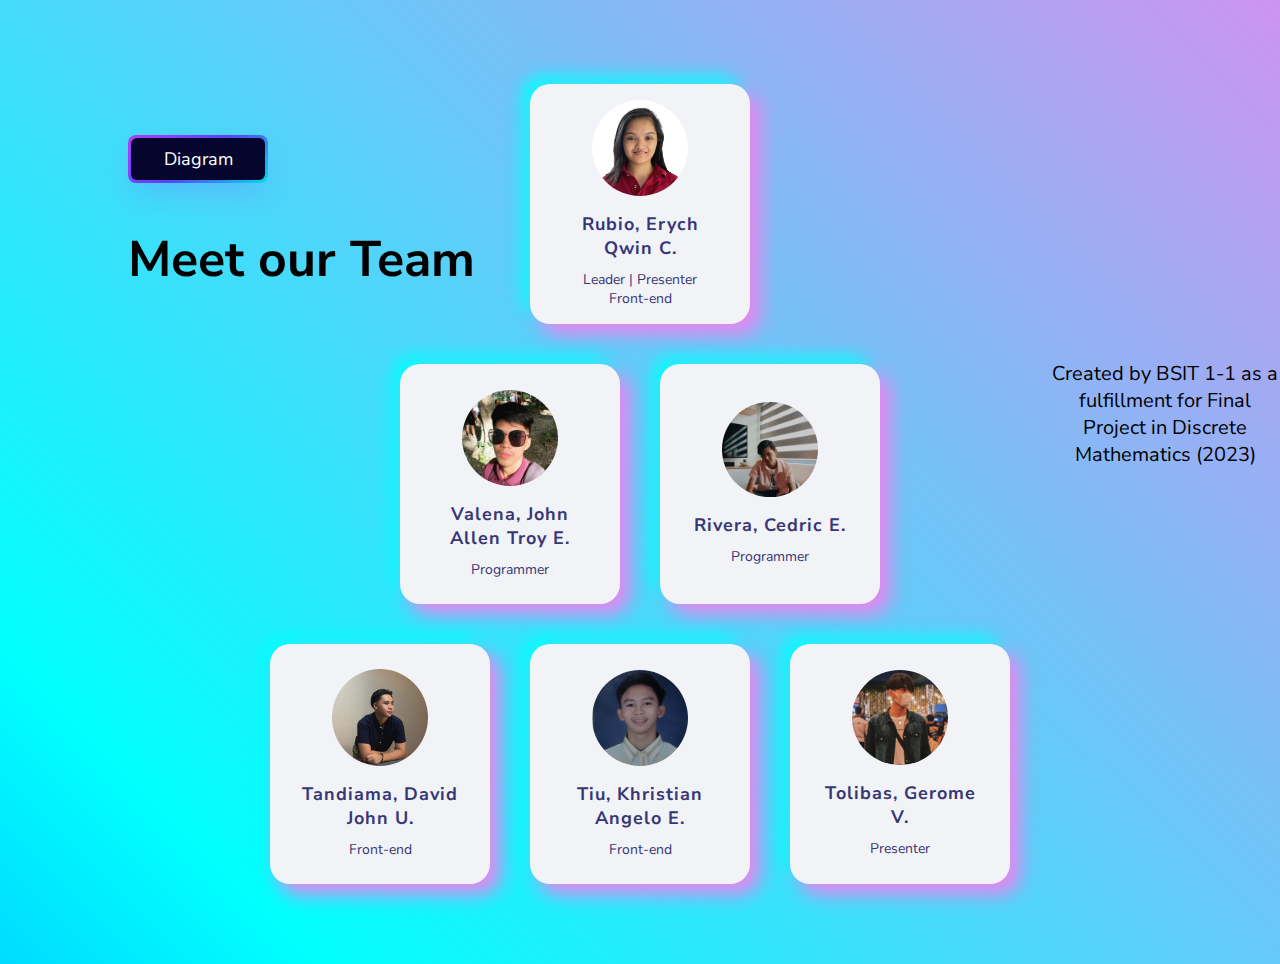
<file: members.html>
<!DOCTYPE html>
<html lang="en">
<head>
    <meta charset="UTF-8">
    <meta name="viewport" content="width=device-width, initial-scale=1.0">
    <title>Members Page</title>
    <link rel="stylesheet" href="memberstyles.css">
    <link rel="shortcut icon" href="logo.png" type="image/x-icon">
    <link rel="stylesheet" href="https://cdnjs.cloudflare.com/ajax/libs/font-awesome/6.4.0/css/all.min.css" integrity="sha512-iecdLmaskl7CVkqkXNQ/ZH/XLlvWZOJyj7Yy7tcenmpD1ypASozpmT/E0iPtmFIB46ZmdtAc9eNBvH0H/ZpiBw==" crossorigin="anonymous" referrerpolicy="no-referrer" />
</head>
<body>
    <div class="texts">
        <h1>Meet our Team</h1>
        <p>Created by BSIT 1-1 as a fulfillment for Final<br>Project in Discrete Mathematics (2023)</p>
        <!-- <span><a class="button" href="index.html">Diagram</a></span> -->

        <button onclick="window.location.href='index.html'">
            <span class="text"><i class="fa-solid fa-arrow-left"></i> Diagram</span>
          </button>
    </div>
    <div class="box">
        <div class="container">
            <div class="card">
                <div class="content">
                    <img class="member-img" src="imgs/erych.jpg" alt="">

                    <div class="content-box">
                        <h4>Rubio, Erych Qwin C.</h4>
                        <h5>Leader | Presenter
                            <br>Front-end </h5>
                    </div>
                </div>
            </div>
        </div>
        <div class="container1">
            <div class="card">
                <div class="content">
                    <img class="member-img" src="imgs/allen.jpg" alt="">

                    <div class="content-box">
                        <h4>Valena, John Allen Troy E.</h4>
                        <h5>Programmer</h5>
                    </div>
                </div>
            </div>
            <div class="card">
                <div class="content">
                    <img class="member-img" src="imgs/cedric.jpg" alt="">

                    <div class="content-box">
                        <h4>Rivera, Cedric E.</h4>
                        <h5>Programmer</h5>
                    </div>
                </div>
            </div>
        </div>
        <div class="container2">
            <div class="card">
                <div class="content">
                    <img class="member-img" src="imgs/david.jpg" alt="">

                    <div class="content-box">
                        <h4>Tandiama, David John U.</h4>
                        <h5>Front-end</h5>
                    </div>
                </div>
            </div>
            <div class="card">
                <div class="content">
                    <img class="member-img" src="imgs/khristian.jpg" alt="">

                    <div class="content-box">
                        <h4>Tiu, Khristian Angelo E.</h4>
                        <h5>Front-end</h5>
                    </div>
                </div>
            </div>
            <div class="card">
                <div class="content">
                    <img class="member-img" src="imgs/gerome.jpg" alt="">

                    <div class="content-box">
                        <h4>Tolibas, Gerome V.</h4>
                        <h5>Presenter</h5>
                    </div>
                </div>
            </div>
        </div>
    </div>
</body>
</html>
</file>
<file: memberstyles.css>
@import url('https://fonts.googleapis.com/css2?family=Nunito+Sans:wght@200;300;400;500;600;700;800&family=Poppins:wght@200;300;400;500;600;700;800&display=swap');

* {
    margin: 0;
    padding: 0;
    box-sizing: border-box;
    font-family: 'Nunito Sans', sans-serif;
}

body {  
    justify-content: center;
    align-items: center;
    min-height: 100vh;
    width: 100%;
    background: linear-gradient(45deg ,blue, cyan, violet, purple);
    background-size: 300% 300%;
    animation: color 12s ease-in-out infinite;
}

@keyframes color{
    0%{
        background-position: 0 50%;
    }
    50%{
        background-position: 100% 50%;
    }
    100%{
        background-position: 0 50%;
    }
}

   /* text a:active,
   button:hover {
    outline: 0;
   }
   
   .texts a:hover {
    background-color: rgb(5, 6, 45);
    padding: 16px 24px;
    border-radius: 6px; */
    /* width: 100%; */
    /* height: 100%; */
    /* transition: 300ms;
   }
   
   .texts a:hover {
    background: none;
   }
   
   .texts a:active {
    transform: scale(0.9);
   }

   .button-container {
    display: flex;
    gap: 1rem;
    margin-bottom: 2rem;
    margin-top: 2rem;
    justify-content:center;
} */

button {
    align-items: center;
    background-image: linear-gradient(144deg,#AF40FF, #5B42F3 50%,#00DDEB);
    border: 0;
    border-radius: 8px;
    box-shadow: rgba(151, 65, 252, 0.2) 0 15px 30px -5px;
    box-sizing: border-box;
    color: #FFFFFF;
    display: flex;
    font-family: 'Nunito Sans', sans-serif;
    font-size: 18px;
    justify-content: center;
    line-height: 1em;
    max-width: 100%;
    min-width: 140px;
    padding: 3px;
    text-decoration: none;
    user-select: none;
    -webkit-user-select: none;
    touch-action: manipulation;
    white-space: nowrap;
    cursor: pointer;
    transition: all .3s;

    position: absolute;
    left: 10%;
    top: 15%;
}
   
   button:active,
   button:hover {
    outline: 0;
   }
   
   button span {
    background-color: rgb(5, 6, 45);
    padding: 12px 20px;
    border-radius: 6px;
    width: 100%;
    height: 100%;
    transition: 300ms;
   }
   
   button:hover span {
    background: none;
   }
   
   button:active {
    transform: scale(0.9);
   }
.box {
    margin: 4rem;
}

.container {
    display: flex;
    justify-content: center;
    align-items: flex-start;
    flex-wrap: wrap;
}

.texts h1{
    position: absolute;
    top: 25%;
    left: 10%;
    float: left;
    font-size: 50px;
}

.texts p {
    position: absolute;
    bottom: 5%;
    top: 40%;
    padding-left: 1050px;
    font-size: 20px;
    text-align: center;
}

.texts a {
    position: absolute;
    top:15%;
    left: 10%;
    font-size: 30px;  
    color: #191938; 
    cursor: pointer;
    align-items: center;
    background-image: linear-gradient(144deg,#AF40FF, #5B42F3 50%,#00DDEB);
    border: 0;
    border-radius: 8px;
    box-shadow: rgba(151, 65, 252, 0.2) 0 15px 30px -5px;
    box-sizing: border-box;
    color: #FFFFFF;
    display: flex;
    font-family: 'Nunito Sans', sans-serif;
    justify-content: center;
    line-height: 1em;
    max-width: 100%;
    min-width: 140px;
    padding: 3px;
    touch-action: manipulation;
    white-space: nowrap;
    cursor: pointer;
    transition: all .3s;
}

.container .card {
    width: 220px;
    height: 240px;
    padding: 60px 30px;
    margin: 20px;
    background: #f2f3f7;
    box-shadow: 0.6em 0.6em 1.2em violet, -0.5em -0.5em 1em cyan;
    border-radius: 20px;
}

.container .card .content {
    display: flex;
    justify-content: center;
    align-items: center;
    flex-direction: column;
    height: 100%;
}

.container .card .content .image-box {
    width: 180px;
    height: 180px;
    border-radius: 50%;
    position: relative;
    margin-bottom: 20px;
    overflow: hidden;
}

.container .card .content .image-box img {
    position: absolute;
    top: 0;
    left: 0;
    width: 100%;
    height: 100%;
    object-fit: cover;
}

.container .card .content .content-box h4 {
    color: #373776;
    font-size: 18px;
    font-weight: bold;
    text-align: center;
    letter-spacing: 1px;
    margin-bottom: 10px;
}

.content-box h5 {
    color: #373776;
    font-size: 14px;
    font-weight: 400;
    text-align: center;
    margin-bottom: 0;
    /* font-style: italic; */
}

.container1 {
    display: flex;
    justify-content: center;
    align-items: flex-start;
    flex-wrap: wrap;
}

.container1 .card {
    width: 220px;
    height: 240px;
    padding: 60px 30px;
    margin: 20px;
    background: #f2f3f7;
    box-shadow: 0.6em 0.6em 1.2em violet, -0.5em -0.5em 1em cyan;
    border-radius: 20px;
}

.container1 .card .content {
    display: flex;
    justify-content: center;
    align-items: center;
    flex-direction: column;
    height: 100%;
}

.container1 .card .content .image-box {
    width: 180px;
    height: 180px;
    border-radius: 50%;
    position: relative;
    /* margin-bottom: 20px; */
    overflow: hidden;
}

.container1 .card .content .image-box img {
    position: absolute;
    top: 0;
    left: 0;
    width: 100%;
    height: 100%;
    object-fit: cover;
}

.container1 .card .content .content-box h4 {
    color: #373776;
    font-size: 18px;
    font-weight: bold;
    text-align: center;
    letter-spacing: 1px;
    margin-bottom: 10px;
}

.container2 {
    display: flex;
    justify-content: center;
    align-items: flex-start;
    flex-wrap: wrap;
}

.container2 .card {
    width: 220px;
    height: 240px;  
    padding: 60px 30px;
    margin: 20px;
    background: #f2f3f7;
    box-shadow: 0.6em 0.6em 1.2em violet, -0.5em -0.5em 1em cyan;
    border-radius: 20px;
}

.container2 .card .content {
    display: flex;
    justify-content: center;
    align-items: center;
    flex-direction: column;
    height: 100%;
}

.member-img {
    width: 6rem;
    height: auto;
    border-radius: 50%;
    margin-bottom: 1rem;
}

.container2 .card .content .content-box h4 {
    color: #373776;
    font-size: 18px;
    font-weight: bold;
    text-align: center;
    letter-spacing: 1px;
    margin-bottom: 10px;
}

footer {
    text-align: center;
    background-color: #191938;
    padding: 2rem;
    color: white;
}
</file>
